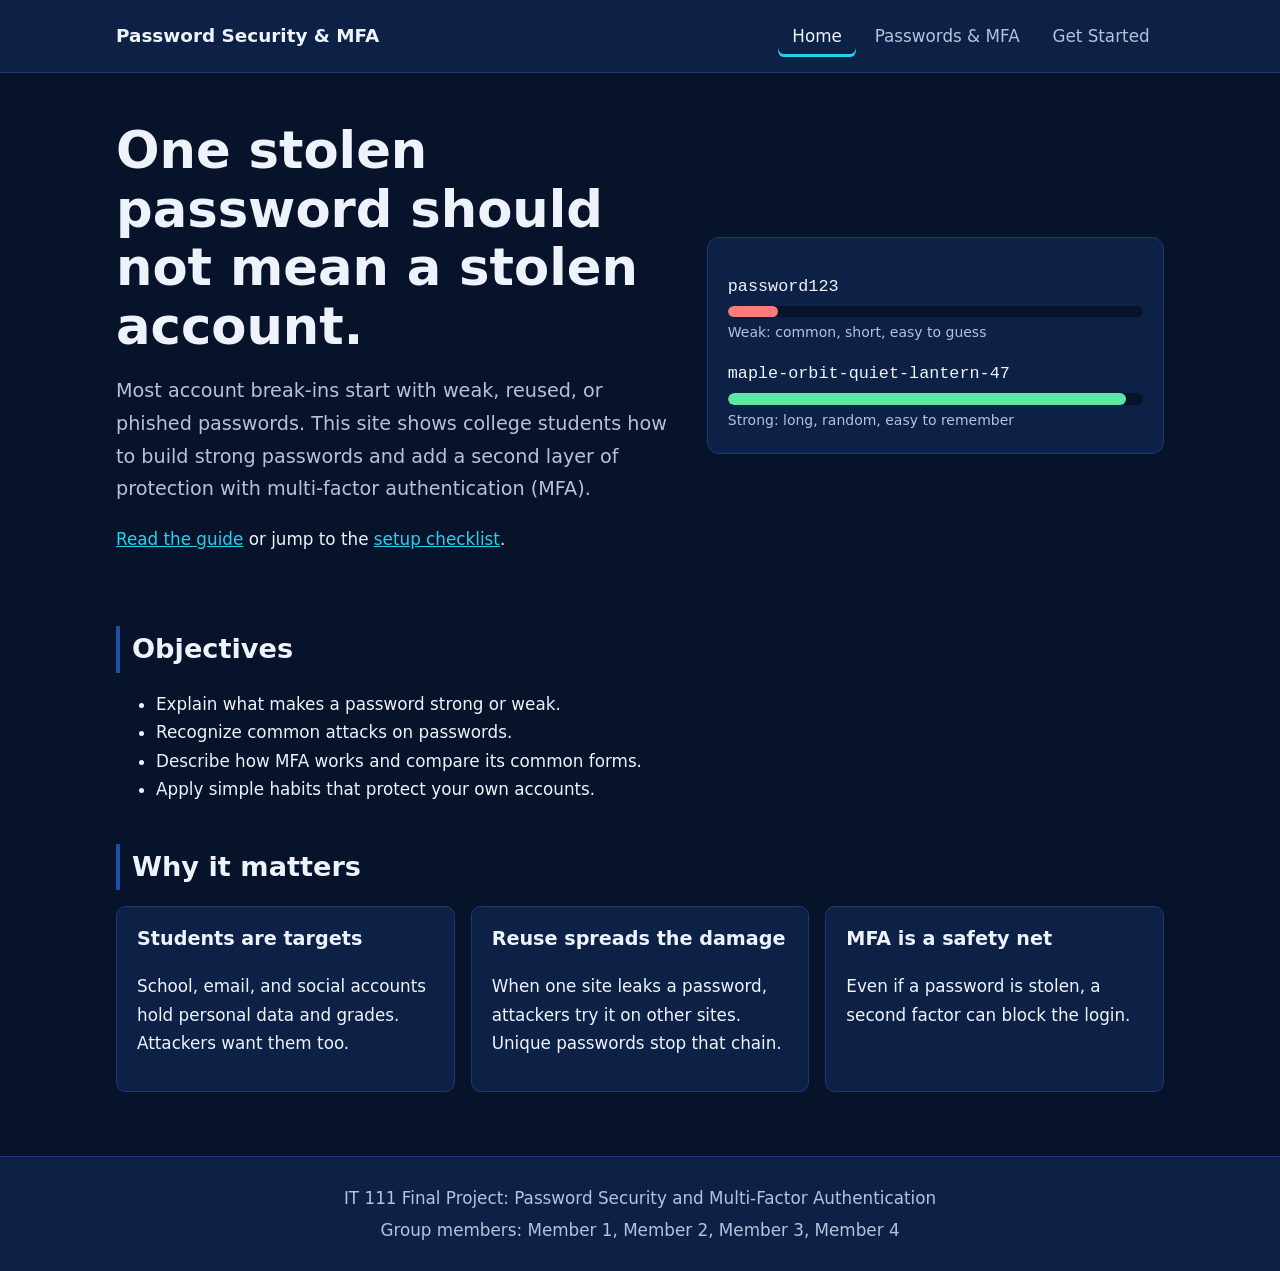
<file: index.html>
<!DOCTYPE html>
<html lang="en">
<head>
<meta charset="UTF-8">
<meta name="viewport" content="width=device-width, initial-scale=1">
<meta name="description" content="Learn how strong passwords and multi-factor authentication protect your accounts.">
<title>Home | Password Security and MFA</title>
<link rel="stylesheet" href="style.css">
</head>
<body>
<header>
<div class="bar">
<a class="brand" href="index.html">Password Security &amp; MFA</a>
<nav aria-label="Main navigation">
<ul>
<li><a href="index.html" aria-current="page">Home</a></li>
<li><a href="content.html">Passwords &amp; MFA</a></li>
<li><a href="resources.html">Get Started</a></li>
</ul>
</nav>
</div>
</header>
<main>
<section class="hero">
<div>
<h1>One stolen password should not mean a stolen account.</h1>
<p class="lead">Most account break-ins start with weak, reused, or phished passwords. This site shows college students how to build strong passwords and add a second layer of protection with multi-factor authentication (MFA).</p>
<p><a href="content.html">Read the guide</a> or jump to the <a href="resources.html">setup checklist</a>.</p>
</div>
<div class="meter" role="img" aria-label="Comparison: the password password123 is weak, a long random passphrase is strong">
<p>password123</p>
<div class="track"><span class="fill weak"></span></div>
<small>Weak: common, short, easy to guess</small>
<p>maple-orbit-quiet-lantern-47</p>
<div class="track"><span class="fill strong"></span></div>
<small>Strong: long, random, easy to remember</small>
</div>
</section>
<section>
<h2>Objectives</h2>
<ul>
<li>Explain what makes a password strong or weak.</li>
<li>Recognize common attacks on passwords.</li>
<li>Describe how MFA works and compare its common forms.</li>
<li>Apply simple habits that protect your own accounts.</li>
</ul>
</section>
<section>
<h2>Why it matters</h2>
<div class="grid">
<div class="card"><h3>Students are targets</h3><p>School, email, and social accounts hold personal data and grades. Attackers want them too.</p></div>
<div class="card"><h3>Reuse spreads the damage</h3><p>When one site leaks a password, attackers try it on other sites. Unique passwords stop that chain.</p></div>
<div class="card"><h3>MFA is a safety net</h3><p>Even if a password is stolen, a second factor can block the login.</p></div>
</div>
</section>
</main>
<footer>
<p>IT 111 Final Project: Password Security and Multi-Factor Authentication</p>
<p>Group members: Member 1, Member 2, Member 3, Member 4</p>
</footer>
</body>
</html>
</file>
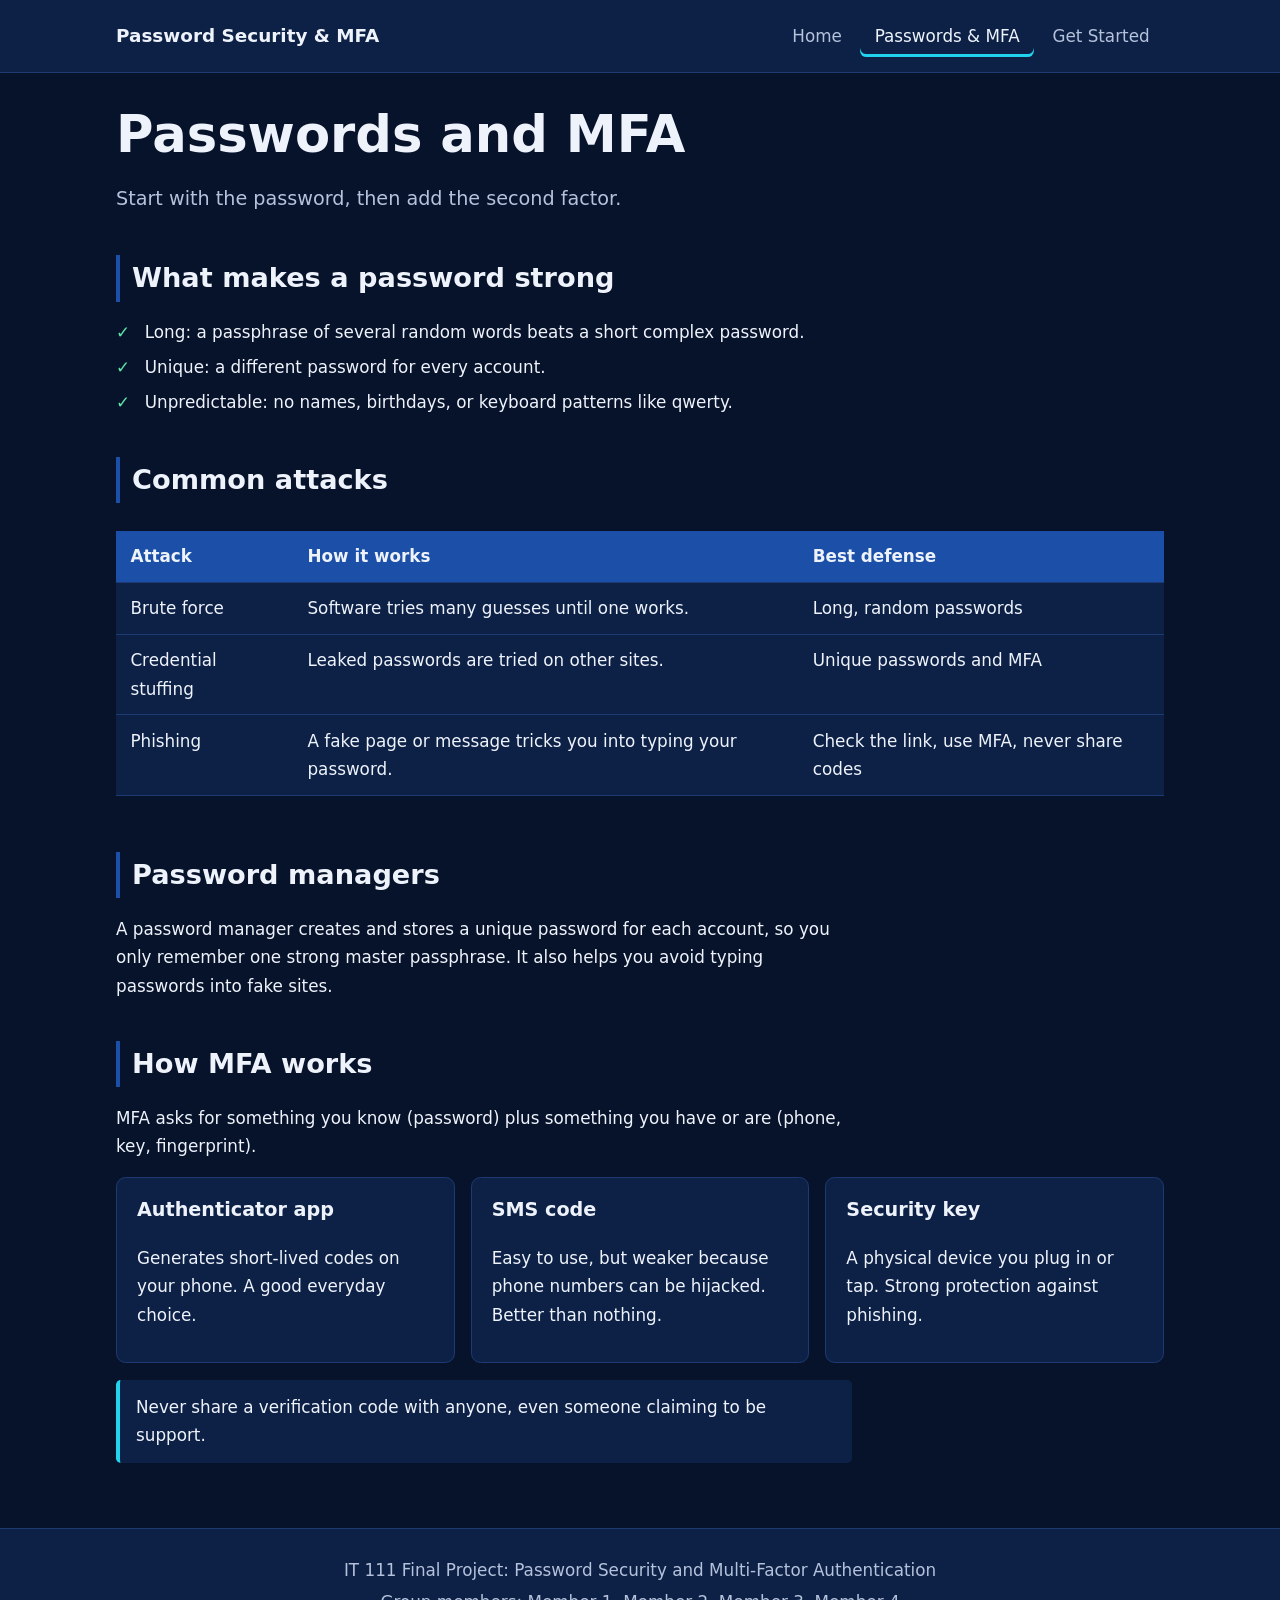
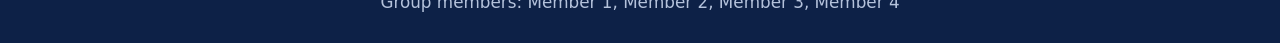
<file: content.html>
<!DOCTYPE html>
<html lang="en">
<head>
<meta charset="UTF-8">
<meta name="viewport" content="width=device-width, initial-scale=1">
<meta name="description" content="Strong passwords, common attacks, password managers, and how MFA works.">
<title>Passwords and MFA | Password Security and MFA</title>
<link rel="stylesheet" href="style.css">
</head>
<body>
<header>
<div class="bar">
<a class="brand" href="index.html">Password Security &amp; MFA</a>
<nav aria-label="Main navigation">
<ul>
<li><a href="index.html">Home</a></li>
<li><a href="content.html" aria-current="page">Passwords &amp; MFA</a></li>
<li><a href="resources.html">Get Started</a></li>
</ul>
</nav>
</div>
</header>
<main>
<h1>Passwords and MFA</h1>
<p class="lead">Start with the password, then add the second factor.</p>
<h2 id="strong">What makes a password strong</h2>
<ul class="check">
<li>Long: a passphrase of several random words beats a short complex password.</li>
<li>Unique: a different password for every account.</li>
<li>Unpredictable: no names, birthdays, or keyboard patterns like qwerty.</li>
</ul>
<h2 id="attacks">Common attacks</h2>
<div class="scroll">
<table>
<thead><tr><th scope="col">Attack</th><th scope="col">How it works</th><th scope="col">Best defense</th></tr></thead>
<tbody>
<tr><td>Brute force</td><td>Software tries many guesses until one works.</td><td>Long, random passwords</td></tr>
<tr><td>Credential stuffing</td><td>Leaked passwords are tried on other sites.</td><td>Unique passwords and MFA</td></tr>
<tr><td>Phishing</td><td>A fake page or message tricks you into typing your password.</td><td>Check the link, use MFA, never share codes</td></tr>
</tbody>
</table>
</div>
<h2 id="managers">Password managers</h2>
<p>A password manager creates and stores a unique password for each account, so you only remember one strong master passphrase. It also helps you avoid typing passwords into fake sites.</p>
<h2 id="mfa">How MFA works</h2>
<p>MFA asks for something you know (password) plus something you have or are (phone, key, fingerprint).</p>
<div class="grid">
<div class="card"><h3>Authenticator app</h3><p>Generates short-lived codes on your phone. A good everyday choice.</p></div>
<div class="card"><h3>SMS code</h3><p>Easy to use, but weaker because phone numbers can be hijacked. Better than nothing.</p></div>
<div class="card"><h3>Security key</h3><p>A physical device you plug in or tap. Strong protection against phishing.</p></div>
</div>
<p class="note">Never share a verification code with anyone, even someone claiming to be support.</p>
</main>
<footer>
<p>IT 111 Final Project: Password Security and Multi-Factor Authentication</p>
<p>Group members: Member 1, Member 2, Member 3, Member 4</p>
</footer>
</body>
</html>
</file>
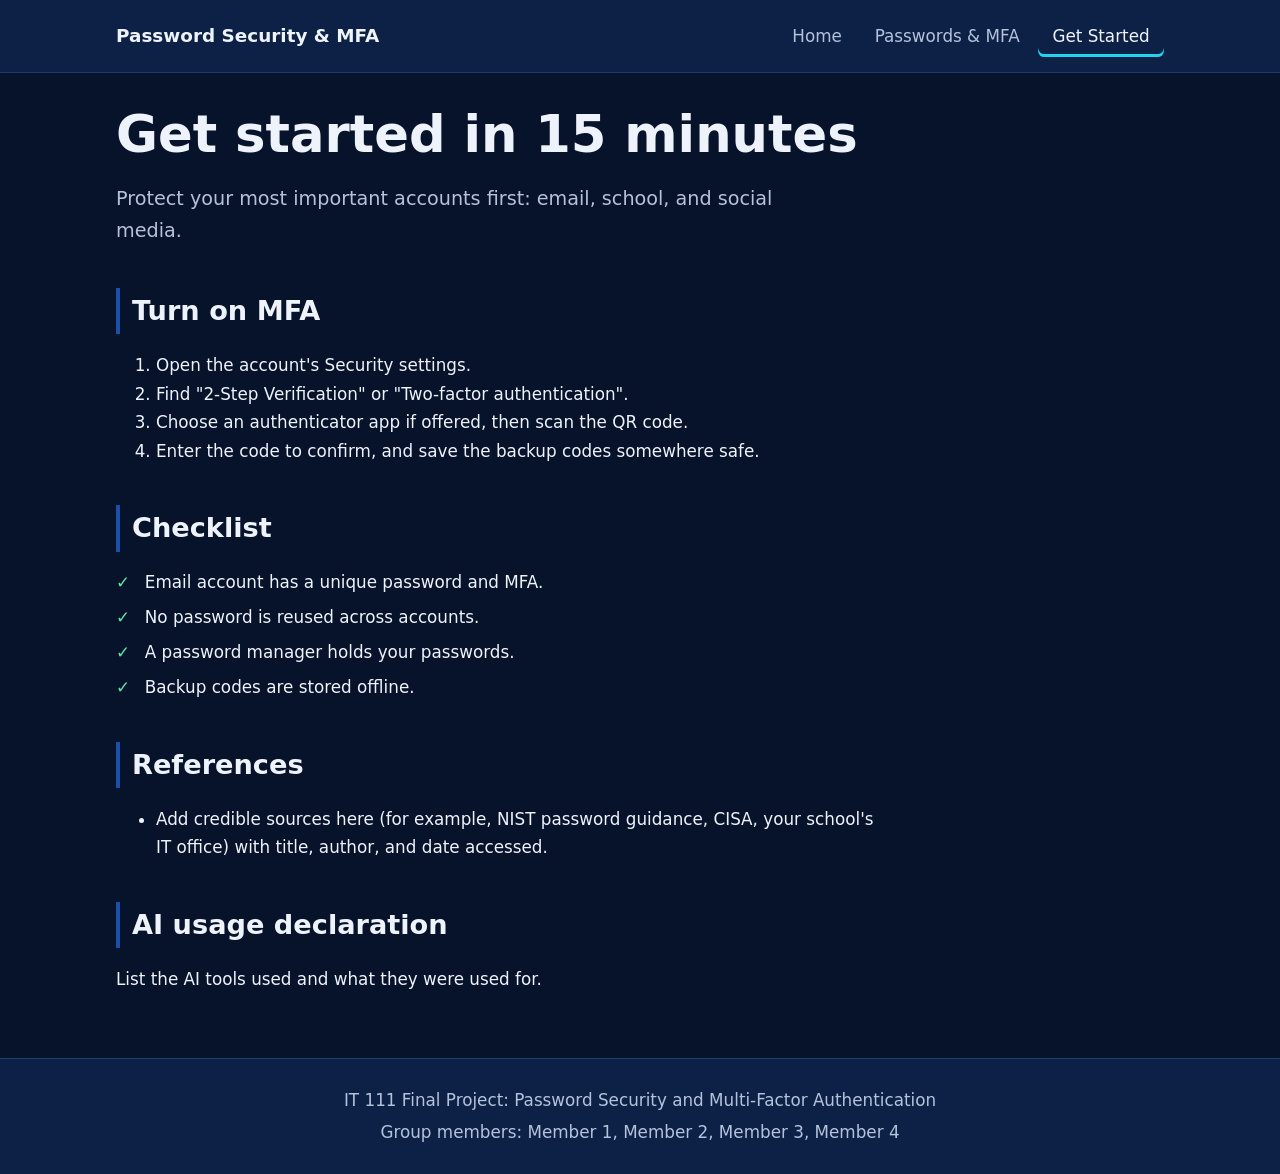
<file: resources.html>
<!DOCTYPE html>
<html lang="en">
<head>
<meta charset="UTF-8">
<meta name="viewport" content="width=device-width, initial-scale=1">
<meta name="description" content="Step-by-step MFA setup, a checklist, and references.">
<title>Get Started | Password Security and MFA</title>
<link rel="stylesheet" href="style.css">
</head>
<body>
<header>
<div class="bar">
<a class="brand" href="index.html">Password Security &amp; MFA</a>
<nav aria-label="Main navigation">
<ul>
<li><a href="index.html">Home</a></li>
<li><a href="content.html">Passwords &amp; MFA</a></li>
<li><a href="resources.html" aria-current="page">Get Started</a></li>
</ul>
</nav>
</div>
</header>
<main>
<h1>Get started in 15 minutes</h1>
<p class="lead">Protect your most important accounts first: email, school, and social media.</p>
<h2>Turn on MFA</h2>
<ol>
<li>Open the account's Security settings.</li>
<li>Find "2-Step Verification" or "Two-factor authentication".</li>
<li>Choose an authenticator app if offered, then scan the QR code.</li>
<li>Enter the code to confirm, and save the backup codes somewhere safe.</li>
</ol>
<h2>Checklist</h2>
<ul class="check">
<li>Email account has a unique password and MFA.</li>
<li>No password is reused across accounts.</li>
<li>A password manager holds your passwords.</li>
<li>Backup codes are stored offline.</li>
</ul>
<h2>References</h2>
<ul>
<li>Add credible sources here (for example, NIST password guidance, CISA, your school's IT office) with title, author, and date accessed.</li>
</ul>
<h2>AI usage declaration</h2>
<p>List the AI tools used and what they were used for.</p>
</main>
<footer>
<p>IT 111 Final Project: Password Security and Multi-Factor Authentication</p>
<p>Group members: Member 1, Member 2, Member 3, Member 4</p>
</footer>
</body>
</html>
</file>
<file: style.css>
:root{--bg:#07122b;--panel:#0d2147;--line:#1d3a72;--blue:#1b4fa8;--text:#eef3fb;--muted:#b4c2db;--accent:#22d3ee;--bad:#ff7a7a;--ok:#5ee6a8}
*{box-sizing:border-box}
html{scroll-behavior:smooth}
body{margin:0;background:var(--bg);color:var(--text);font:1.05rem/1.7 "Segoe UI",system-ui,-apple-system,Arial,sans-serif}
a{color:var(--accent)}
a:focus-visible,button:focus-visible{outline:3px solid var(--accent);outline-offset:3px}
header{background:var(--panel);border-bottom:1px solid var(--line)}
.bar{max-width:68rem;margin:0 auto;padding:.9rem 1.25rem;display:flex;flex-wrap:wrap;align-items:center;justify-content:space-between;gap:.75rem}
.brand{font-weight:700;font-size:1.15rem;color:var(--text);text-decoration:none}
nav ul{display:flex;flex-wrap:wrap;gap:.25rem;list-style:none;margin:0;padding:0}
nav a{display:block;padding:.45rem .9rem;border-radius:.4rem;color:var(--muted);text-decoration:none}
nav a:hover{color:var(--text);background:var(--blue)}
nav a[aria-current="page"]{color:var(--text);box-shadow:inset 0 -3px 0 var(--accent)}
main{max-width:68rem;margin:0 auto;padding:2rem 1.25rem 3rem}
h1{font-size:clamp(2rem,5vw,3.2rem);line-height:1.15;margin:0 0 1rem}
h2{font-size:1.7rem;margin:2.5rem 0 .75rem;padding-left:.75rem;border-left:4px solid var(--blue)}
h3{font-size:1.2rem;margin:1.25rem 0 .4rem}
p,li{max-width:46rem}
.lead{font-size:1.2rem;color:var(--muted);max-width:42rem}
.hero{display:grid;grid-template-columns:1.1fr .9fr;gap:2rem;align-items:center;padding:1rem 0 1rem}
.meter{background:var(--panel);border:1px solid var(--line);border-radius:.75rem;padding:1.25rem}
.meter p{margin:.9rem 0 .3rem;font-family:Consolas,"Courier New",monospace;word-break:break-all}
.track{height:.7rem;background:var(--bg);border-radius:1rem;overflow:hidden}
.fill{display:block;height:100%;border-radius:1rem}
.weak{width:12%;background:var(--bad)}
.strong{width:96%;background:var(--ok)}
.meter small{color:var(--muted)}
.stat{color:var(--accent);font-weight:700}
.grid{display:grid;grid-template-columns:repeat(auto-fit,minmax(15rem,1fr));gap:1rem;margin:1rem 0}
.card{background:var(--panel);border:1px solid var(--line);border-radius:.6rem;padding:1rem 1.25rem}
.card h3{margin-top:0}
table{width:100%;border-collapse:collapse;margin:1rem 0;background:var(--panel)}
th,td{text-align:left;padding:.7rem .9rem;border-bottom:1px solid var(--line);vertical-align:top}
th{background:var(--blue)}
.scroll{overflow-x:auto}
.note{background:var(--panel);border-left:4px solid var(--accent);padding:.8rem 1rem;border-radius:.3rem;max-width:46rem}
ul.check{list-style:none;padding:0}
ul.check li{padding-left:1.8rem;position:relative;margin:.4rem 0}
ul.check li::before{content:"\2713";position:absolute;left:0;color:var(--ok);font-weight:700}
footer{background:var(--panel);border-top:1px solid var(--line);padding:1.5rem 1.25rem;text-align:center;color:var(--muted)}
footer p{margin:.2rem auto}
@media (max-width:700px){.hero{grid-template-columns:1fr}.bar{flex-direction:column;align-items:flex-start}}
@media (prefers-reduced-motion:reduce){html{scroll-behavior:auto}}
</file>
